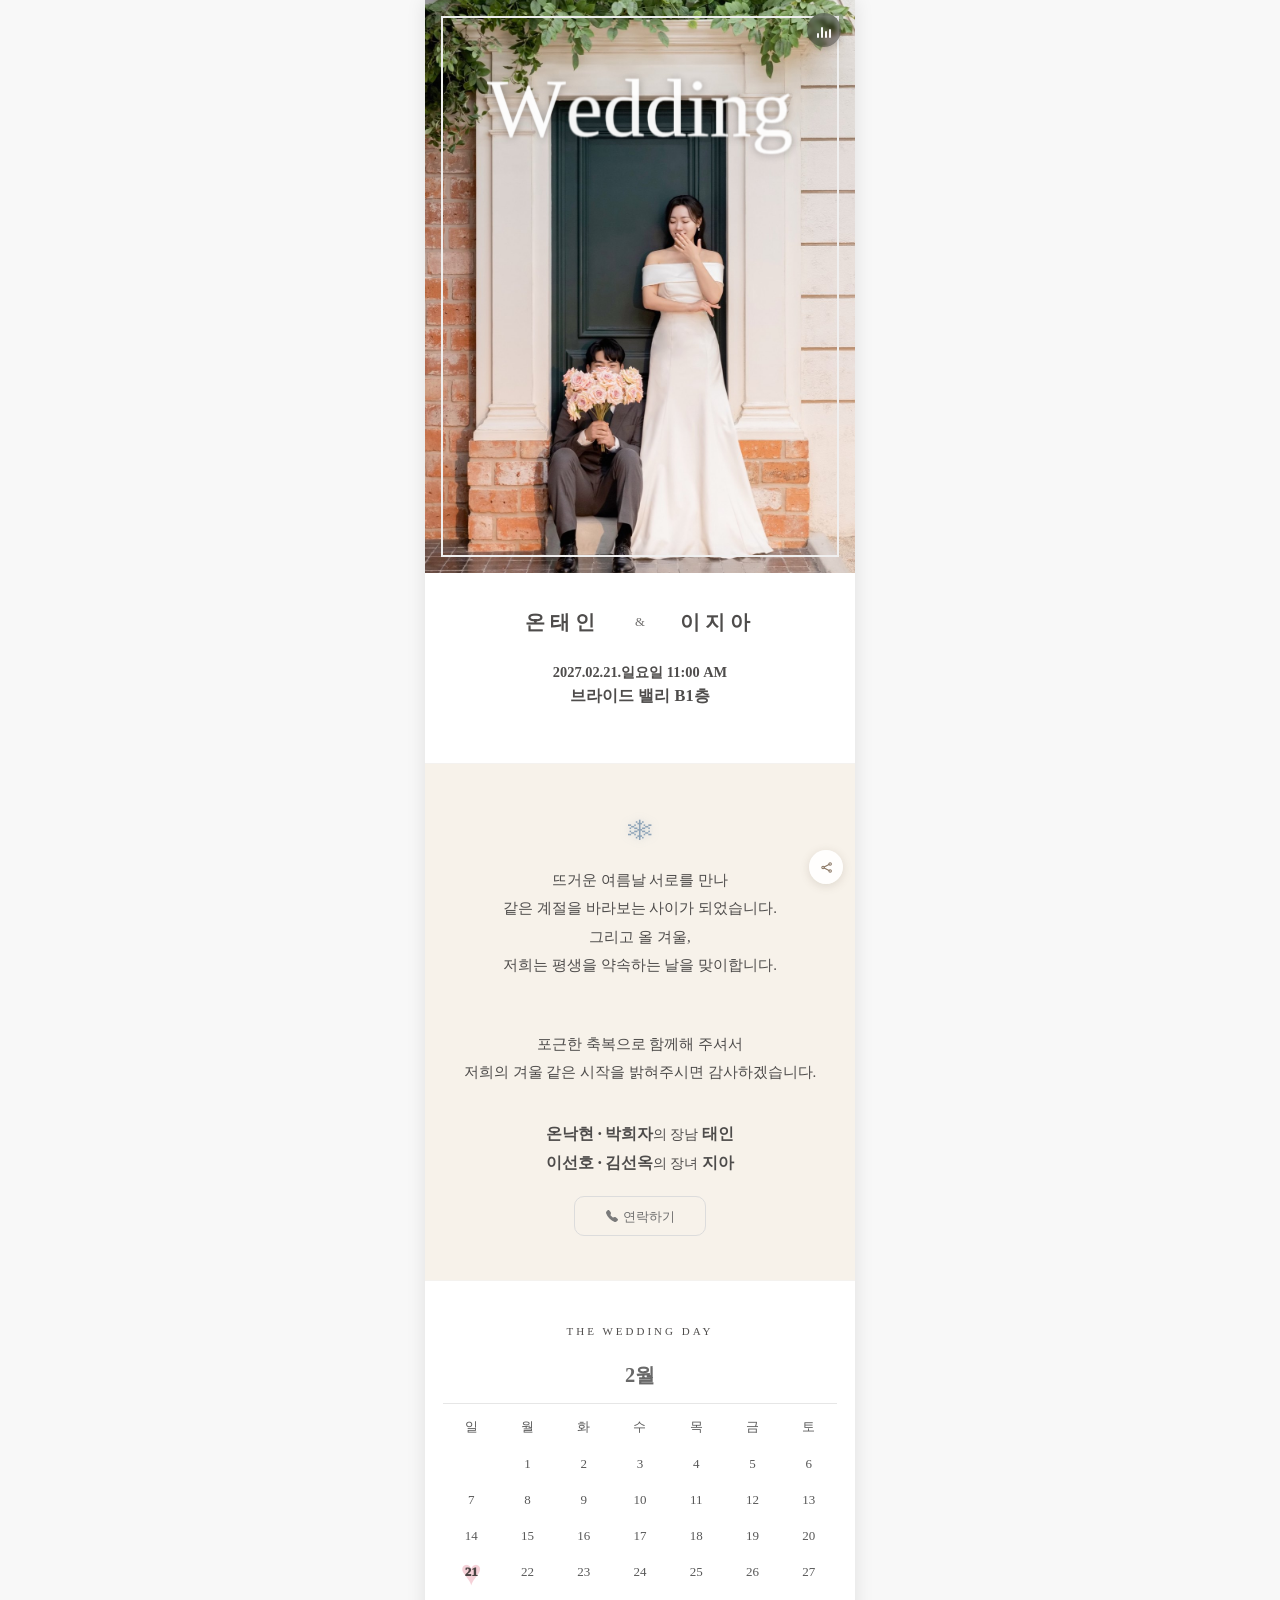
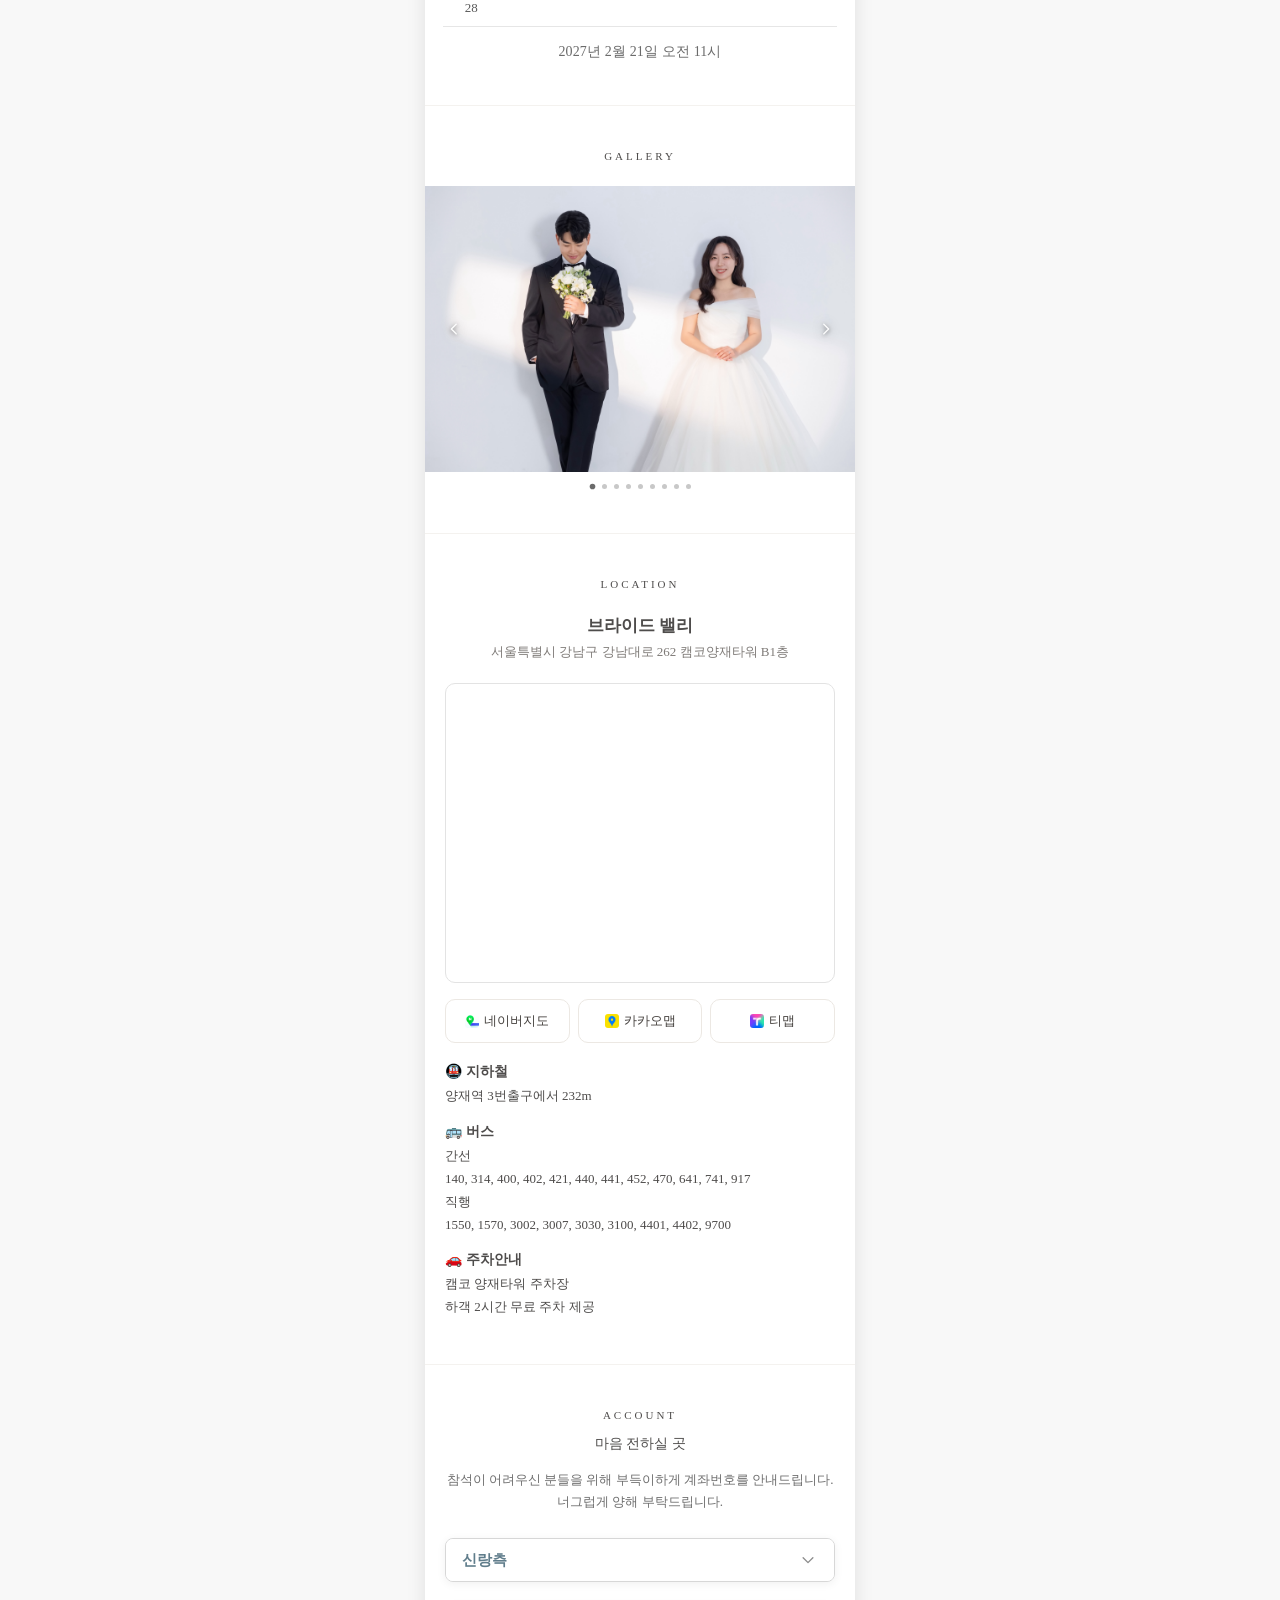
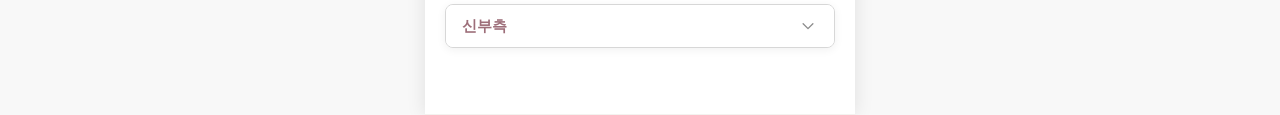
<file: index.html>
<!doctype html>
<html lang="ko">
  <head>
    <meta charset="UTF-8" />
    <meta name="viewport" content="width=device-width, initial-scale=1.0, maximum-scale=1.0" />
    <title>온태인 ♥ 이지아 결혼합니다.</title>
    <meta
      name="description"
      content="2027년 2월 21일 일요일 오전 11시 &#8232; 브라이드 밸리 B1층"
    />
    <meta property="og:type" content="website" />
    <meta property="og:title" content="온태인 ♥ 이지아 결혼합니다." />
    <meta
      property="og:description"
      content="2027년 2월 21일 일요일 오전 11시&#8232;브라이드 밸리 B1층"
    />
    <meta property="og:image" content="./images/main.jpg" />
    <meta property="og:image:alt" content="메인 사진" />
    <meta property="og:url" content="https://wedding-invitation.dlwldk1030.workers.dev/" />
    <meta name="kakao-js-key" content="650cad7d46c4cc5d21c26eaa5326273d" />
    <link rel="preload" as="image" href="./images/main.jpg" />
    <link rel="stylesheet" href="./styles.css" />
    <script src="https://developers.kakao.com/sdk/js/kakao.min.js"></script>
  </head>
  <body>
    <main class="page">
      <section class="card hero">
        <div class="hero-photo-wrap">
          <img
            class="hero-image"
            src="./images/main.jpg"
            alt="메인 사진"
            loading="eager"
            fetchpriority="high"
            decoding="async"
          />
          <div class="hero-frame" aria-hidden="true"></div>
          <div class="hero-title-overlay" aria-hidden="true">
            <svg class="hero-word" viewBox="0 0 900 220" preserveAspectRatio="xMidYMid meet">
              <text class="hero-calligraphy" x="50%" y="74%" text-anchor="middle">
                <tspan style="--d: 0.2s">W</tspan><tspan style="--d: 0.46s">e</tspan
                ><tspan style="--d: 0.72s">d</tspan><tspan style="--d: 0.98s">d</tspan
                ><tspan style="--d: 1.24s">i</tspan><tspan style="--d: 1.5s">n</tspan
                ><tspan style="--d: 1.76s">g</tspan>
              </text>
            </svg>
          </div>
          <div class="snow-layer" aria-hidden="true">
            <span class="flake"></span>
            <span class="flake"></span>
            <span class="flake"></span>
            <span class="flake"></span>
            <span class="flake"></span>
            <span class="flake"></span>
            <span class="flake"></span>
            <span class="flake"></span>
            <span class="flake"></span>
            <span class="flake"></span>
            <span class="flake"></span>
            <span class="flake"></span>
          </div>
          <div class="bgm-notice" data-bgm-notice>배경음악이 준비 되어있습니다.</div>
        </div>
        <div class="hero-meta">
          <div class="hero-names" data-reveal="0">
            <span class="name">온태인</span>
            <span class="amp">&amp;</span>
            <span class="name">이지아</span>
          </div>
          <div class="hero-date-info" data-reveal="130">
            <p>2027.02.21.일요일 11:00 AM</p>
            <p>브라이드 밸리 B1층</p>
          </div>
        </div>
      </section>

      <section class="card greeting" data-reveal="0">
        <div class="flower-mark">❄</div>
        <p>뜨거운 여름날 서로를 만나</p>
        <p>같은 계절을 바라보는 사이가 되었습니다.</p>
        <p>그리고 올 겨울,</p>
        <p>저희는 평생을 약속하는 날을 맞이합니다.</p>
        <p class="gap-large"></p>
        <p>포근한 축복으로 함께해 주셔서</p>
        <p>저희의 겨울 같은 시작을 밝혀주시면 감사하겠습니다.</p>

        <div class="family">
          <p>
            <strong><span class="family-name">온낙현</span> · <span class="family-name">박희자</span></strong
            >의 장남 <strong><span class="family-name">태인</span></strong>
          </p>
          <p>
            <strong><span class="family-name">이선호</span> · <span class="family-name">김선옥</span></strong
            >의 장녀 <strong><span class="family-name">지아</span></strong>
          </p>
        </div>
        <a class="contact-btn" href="#" aria-label="연락하기">
          <span class="contact-icon" aria-hidden="true">
            <svg viewBox="0 0 16 16">
              <path
                d="M1.885.511a1.745 1.745 0 0 1 2.61.163L6.29 2.98c.329.423.445.974.315 1.494l-.547 2.19a.678.678 0 0 0 .178.643l2.457 2.457a.678.678 0 0 0 .644.178l2.189-.547a1.745 1.745 0 0 1 1.494.315l2.306 1.794c.829.645.905 1.87.163 2.611l-1.034 1.034c-.74.74-1.846 1.065-2.877.702a18.634 18.634 0 0 1-7.01-4.42 18.634 18.634 0 0 1-4.42-7.009c-.362-1.03-.037-2.137.703-2.877L1.885.511z"
              />
            </svg>
          </span>
          <span>연락하기</span>
        </a>
      </section>

      <section class="card wedding-day" data-reveal="0">
        <p class="eyebrow">THE WEDDING DAY</p>
        <p class="month-label">2월</p>
        <table class="calendar" aria-label="2027년 2월 달력">
          <thead>
            <tr><th>일</th><th>월</th><th>화</th><th>수</th><th>목</th><th>금</th><th>토</th></tr>
          </thead>
          <tbody>
            <tr><td></td><td>1</td><td>2</td><td>3</td><td>4</td><td>5</td><td>6</td></tr>
            <tr><td>7</td><td>8</td><td>9</td><td>10</td><td>11</td><td>12</td><td>13</td></tr>
            <tr><td>14</td><td>15</td><td>16</td><td>17</td><td>18</td><td>19</td><td>20</td></tr>
            <tr><td class="selected"><strong>21</strong></td><td>22</td><td>23</td><td>24</td><td>25</td><td>26</td><td>27</td></tr>
            <tr><td>28</td><td></td><td></td><td></td><td></td><td></td><td></td></tr>
          </tbody>
        </table>
        <p class="calendar-caption">2027년 2월 21일 오전 11시</p>
      </section>

      <section class="card gallery">
        <div class="gallery-head" data-reveal="0">
          <p class="eyebrow">GALLERY</p>
        </div>
        <div class="gallery-slider" data-gallery-slider>
          <button class="gallery-arrow left" type="button" data-gallery-prev aria-label="이전 사진">
            <svg viewBox="0 0 24 24" aria-hidden="true">
              <path d="M15 5.5L8.5 12L15 18.5" />
            </svg>
          </button>
          <div class="gallery-viewport">
            <div class="gallery-track" data-gallery-track>
              <img class="gallery-slide-image" src="./images/sub1.jpg" alt="사진 1" loading="lazy" decoding="async" />
              <img class="gallery-slide-image" src="./images/sub2.jpg" alt="사진 2" loading="lazy" decoding="async" />
              <img class="gallery-slide-image" src="./images/sub3.jpg" alt="사진 3" loading="lazy" decoding="async" />
              <img class="gallery-slide-image" src="./images/sub4.jpg" alt="사진 4" loading="lazy" decoding="async" />
              <img class="gallery-slide-image" src="./images/sub5.jpg" alt="사진 5" loading="lazy" decoding="async" />
              <img class="gallery-slide-image" src="./images/sub6.jpg" alt="사진 6" loading="lazy" decoding="async" />
              <img class="gallery-slide-image" src="./images/sub7.jpg" alt="사진 7" loading="lazy" decoding="async" />
              <img class="gallery-slide-image" src="./images/sub8.jpg" alt="사진 8" loading="lazy" decoding="async" />
              <img class="gallery-slide-image" src="./images/sub9.jpg" alt="사진 9" loading="lazy" decoding="async" />
            </div>
          </div>
          <button class="gallery-arrow right" type="button" data-gallery-next aria-label="다음 사진">
            <svg viewBox="0 0 24 24" aria-hidden="true">
              <path d="M9 5.5L15.5 12L9 18.5" />
            </svg>
          </button>
        </div>
        <div class="gallery-dots" data-gallery-dots aria-label="갤러리 페이지네이션"></div>
      </section>

      <section class="card location" data-reveal="0">
        <p class="eyebrow">LOCATION</p>
        <h3>브라이드 밸리</h3>
        <p class="address">서울특별시 강남구 강남대로 262 캠코양재타워 B1층</p>
        <div class="map-embed" aria-label="예식장 지도">
          <div id="kakao-map" role="img" aria-label="카카오맵 예식장 위치"></div>
        </div>
        <div class="map-links">
          <a
            class="map-link"
            href="https://map.naver.com/v5/search/%EC%84%9C%EC%9A%B8%ED%8A%B9%EB%B3%84%EC%8B%9C%20%EA%B0%95%EB%82%A8%EA%B5%AC%20%EA%B0%95%EB%82%A8%EB%8C%80%EB%A1%9C%20262%20%EC%BA%A0%EC%BD%94%EC%96%91%EC%9E%AC%ED%83%80%EC%9B%8C%20B1%EC%B8%B5"
            target="_blank"
            rel="noreferrer"
            ><img class="map-link-icon" src="./icons/naver.jpg" alt="" aria-hidden="true" />네이버지도</a
          >
          <a
            class="map-link"
            id="kakao-map-link"
            href="https://map.kakao.com/link/search/%EC%84%9C%EC%9A%B8%ED%8A%B9%EB%B3%84%EC%8B%9C%20%EA%B0%95%EB%82%A8%EA%B5%AC%20%EA%B0%95%EB%82%A8%EB%8C%80%EB%A1%9C%20262%20%EC%BA%A0%EC%BD%94%EC%96%91%EC%9E%AC%ED%83%80%EC%9B%8C%20B1%EC%B8%B5"
            target="_blank"
            rel="noreferrer"
            ><img class="map-link-icon" src="./icons/kakao.png" alt="" aria-hidden="true" />카카오맵</a
          >
          <a
            class="map-link"
            href="https://apis.openapi.sk.com/tmap/app/map?appKey=D1LLS6oCI56O7jbVQJul63jgbJwzfmKX4DutBxRr&name=브라이드밸리&lon=127.0334&lat=37.48708"
            target="_blank"
            rel="noreferrer"
            ><img class="map-link-icon" src="./icons/tmap.png" alt="" aria-hidden="true" />티맵</a
          >
        </div>
        <div class="transport">
          <h4>🚇 지하철</h4>
          <p>양재역 3번출구에서 232m</p>

          <h4>🚌 버스</h4>
          <p>간선</p>
          <p>140, 314, 400, 402, 421, 440, 441, 452, 470, 641, 741, 917</p>
          <p>직행</p>
          <p>1550, 1570, 3002, 3007, 3030, 3100, 4401, 4402, 9700</p>

          <h4>🚗 주차안내</h4>
          <p>캠코 양재타워 주차장</p>
          <p>하객 2시간 무료 주차 제공</p>
        </div>
      </section>

      <section class="card account" data-reveal="0">
        <p class="eyebrow">ACCOUNT</p>
        <p class="subtitle">마음 전하실 곳</p>
        <p class="account-guide">
          참석이 어려우신 분들을 위해 부득이하게 계좌번호를 안내드립니다.
          <br/>
          너그럽게 양해 부탁드립니다.
        </p>

        <div class="account-group" data-accordion>
          <button class="account-group-header groom" type="button" data-accordion-toggle aria-expanded="false">
            <span>신랑측</span>
            <span class="chevron" aria-hidden="true">
              <svg viewBox="0 0 24 24">
                <path d="M9 5.5L15.5 12L9 18.5" />
              </svg>
            </span>
          </button>
          <div class="account-group-body" data-accordion-body>
            <article class="account-item">
              <div class="account-text">
                <h4>신랑</h4>
                <p>351-0392-5814-43</p>
                <p>농협은행 온태인</p>
              </div>
              <div class="account-actions">
                <button type="button" class="copy-btn" data-copy="3510392581443">복사</button>
                <a href="https://qr.kakaopay.com/Ej7oWI6rB" class="pay-btn" aria-label="신랑 카카오페이"><img src="./icons/kakaopay.svg" alt="카카오페이" /></a>
              </div>
            </article>
            <article class="account-item">
              <div class="account-text">
                <h4>신랑 아버지</h4>
                <p>525010-56-024409</p>
                <p>농협은행 온낙현</p>
              </div>
              <div class="account-actions copy-only">
                <button type="button" class="copy-btn" data-copy="52501056024409">복사</button>
              </div>
            </article>
            <article class="account-item">
              <div class="account-text">
                <h4>신랑 어머니</h4>
                <p>525013-52-001299</p>
                <p>농협은행 박희자</p>
              </div>
              <div class="account-actions copy-only">
                <button type="button" class="copy-btn" data-copy="52501352001299">복사</button>
              </div>
            </article>
          </div>
        </div>

        <div class="account-group" data-accordion>
          <button class="account-group-header bride" type="button" data-accordion-toggle aria-expanded="false">
            <span>신부측</span>
            <span class="chevron" aria-hidden="true">
              <svg viewBox="0 0 24 24">
                <path d="M9 5.5L15.5 12L9 18.5" />
              </svg>
            </span>
          </button>
          <div class="account-group-body" data-accordion-body>
            <article class="account-item">
              <div class="account-text">
                <h4>신부</h4>
                <p>100-161-790286</p>
                <p>케이뱅크 이지아</p>
              </div>
              <div class="account-actions">
                <button type="button" class="copy-btn" data-copy="100161790286">복사</button>
                <a href="https://qr.kakaopay.com/Ej7kLRYaU" class="pay-btn" aria-label="신부 카카오페이" target="_blank" rel="noreferrer"><img src="./icons/kakaopay.svg" alt="카카오페이" /></a>
              </div>
            </article>
            <article class="account-item">
              <div class="account-text">
                <h4>신부 아버지</h4>
                <p>100-116-760234</p>
                <p>케이뱅크 이선호</p>
              </div>
              <div class="account-actions">
                <button type="button" class="copy-btn" data-copy="100116760234">복사</button>
                <a href="https://qr.kakaopay.com/FcxdeF8MD" class="pay-btn" aria-label="신부 아버지 카카오페이" target="_blank" rel="noreferrer"><img src="./icons/kakaopay.svg" alt="카카오페이" /></a>
              </div>
            </article>
            <article class="account-item">
              <div class="account-text">
                <h4>신부 어머니</h4>
                <p>1000-4543-3382</p>
                <p>토스뱅크 김선옥</p>
              </div>
              <div class="account-actions">
                <button type="button" class="copy-btn" data-copy="100045433382">복사</button>
                <a href="https://qr.kakaopay.com/FK0xfeLEr" class="pay-btn" aria-label="신부 어머니 카카오페이" target="_blank" rel="noreferrer"><img src="./icons/kakaopay.svg" alt="카카오페이" /></a>
              </div>
            </article>
          </div>
        </div>
      </section>

    </main>

    <button class="share-float-btn" type="button" data-share-fab aria-label="공유하기">
      <svg viewBox="0 0 24 24" aria-hidden="true">
        <circle cx="6.5" cy="12" r="2" />
        <circle cx="17.8" cy="6.4" r="2" />
        <circle cx="17.8" cy="17.6" r="2" />
        <path d="M8.2 11.1L16 7.3" />
        <path d="M8.2 12.9L16 16.7" />
      </svg>
      <span class="sr-only">공유하기</span>
    </button>

    <audio data-bgm-player preload="auto" loop playsinline autoplay src="./background/bgm.mp3"></audio>
    <button class="bgm-float-btn" type="button" data-bgm-toggle aria-label="배경음악 재생">
      <span class="bgm-icon is-on" aria-hidden="true">
        <span class="eq-bars"><i></i><i></i><i></i><i></i></span>
      </span>
      <span class="bgm-icon is-off" aria-hidden="true">
        <svg class="bgm-mute-svg" viewBox="0 0 24 24">
          <path d="M4.5 10v4h3.2L12 17V7L7.7 10z" />
          <path d="M15.4 9.4L19 13" />
          <path d="M19 9.4L15.4 13" />
        </svg>
      </span>
    </button>

    <div class="contact-modal" data-contact-modal hidden>
      <div class="contact-modal-dialog" role="dialog" aria-modal="true" aria-label="혼주에게 연락하기">
        <button class="contact-modal-close" type="button" data-contact-close aria-label="연락처 모달 닫기">
          ×
        </button>

        <section class="contact-side-panel groom">
          <div class="contact-side-head">
            <h3>신랑측</h3>
          </div>
          <div class="contact-rows">
            <div class="contact-row">
              <span class="label">신랑</span>
              <span class="value">온태인</span>
              <div class="contact-row-actions">
                <a href="tel:01030802512" class="contact-icon-btn" aria-label="신랑에게 전화">
                  <svg viewBox="0 0 24 24"><path d="M22 16.92v3a2 2 0 0 1-2.18 2 19.78 19.78 0 0 1-8.63-3.07 19.5 19.5 0 0 1-6-6A19.78 19.78 0 0 1 2.12 4.18 2 2 0 0 1 4.11 2h3a2 2 0 0 1 2 1.72c.12.9.33 1.78.63 2.62a2 2 0 0 1-.45 2.11L8 9.91a16 16 0 0 0 6.09 6.09l1.46-1.29a2 2 0 0 1 2.11-.45c.84.3 1.72.51 2.62.63A2 2 0 0 1 22 16.92z"/></svg>
                </a>
                <a href="sms:01030802512" class="contact-icon-btn" aria-label="신랑에게 문자">
                  <svg viewBox="0 0 24 24"><path d="M21 15a2 2 0 0 1-2 2H7l-4 4V5a2 2 0 0 1 2-2h14a2 2 0 0 1 2 2z"/></svg>
                </a>
              </div>
            </div>
            <div class="contact-row">
              <span class="label">신랑 아버지</span>
              <span class="value">온낙현</span>
              <div class="contact-row-actions">
                <a href="tel:01036749234" class="contact-icon-btn" aria-label="신랑 아버지에게 전화">
                  <svg viewBox="0 0 24 24"><path d="M22 16.92v3a2 2 0 0 1-2.18 2 19.78 19.78 0 0 1-8.63-3.07 19.5 19.5 0 0 1-6-6A19.78 19.78 0 0 1 2.12 4.18 2 2 0 0 1 4.11 2h3a2 2 0 0 1 2 1.72c.12.9.33 1.78.63 2.62a2 2 0 0 1-.45 2.11L8 9.91a16 16 0 0 0 6.09 6.09l1.46-1.29a2 2 0 0 1 2.11-.45c.84.3 1.72.51 2.62.63A2 2 0 0 1 22 16.92z"/></svg>
                </a>
                <a href="sms:01036749234" class="contact-icon-btn" aria-label="신랑 아버지에게 문자">
                  <svg viewBox="0 0 24 24"><path d="M21 15a2 2 0 0 1-2 2H7l-4 4V5a2 2 0 0 1 2-2h14a2 2 0 0 1 2 2z"/></svg>
                </a>
              </div>
            </div>
            <div class="contact-row">
              <span class="label">신랑 어머니</span>
              <span class="value">박희자</span>
              <div class="contact-row-actions">
                <a href="tel:01033032512" class="contact-icon-btn" aria-label="신랑 어머니에게 전화">
                  <svg viewBox="0 0 24 24"><path d="M22 16.92v3a2 2 0 0 1-2.18 2 19.78 19.78 0 0 1-8.63-3.07 19.5 19.5 0 0 1-6-6A19.78 19.78 0 0 1 2.12 4.18 2 2 0 0 1 4.11 2h3a2 2 0 0 1 2 1.72c.12.9.33 1.78.63 2.62a2 2 0 0 1-.45 2.11L8 9.91a16 16 0 0 0 6.09 6.09l1.46-1.29a2 2 0 0 1 2.11-.45c.84.3 1.72.51 2.62.63A2 2 0 0 1 22 16.92z"/></svg>
                </a>
                <a href="sms:01033032512" class="contact-icon-btn" aria-label="신랑 어머니에게 문자">
                  <svg viewBox="0 0 24 24"><path d="M21 15a2 2 0 0 1-2 2H7l-4 4V5a2 2 0 0 1 2-2h14a2 2 0 0 1 2 2z"/></svg>
                </a>
              </div>
            </div>
          </div>
        </section>

        <section class="contact-side-panel bride">
          <div class="contact-side-head">
            <h3>신부측</h3>
          </div>
          <div class="contact-rows">
            <div class="contact-row">
              <span class="label">신부</span>
              <span class="value">이지아</span>
              <div class="contact-row-actions">
                <a href="tel:01051642733" class="contact-icon-btn" aria-label="신부에게 전화">
                  <svg viewBox="0 0 24 24"><path d="M22 16.92v3a2 2 0 0 1-2.18 2 19.78 19.78 0 0 1-8.63-3.07 19.5 19.5 0 0 1-6-6A19.78 19.78 0 0 1 2.12 4.18 2 2 0 0 1 4.11 2h3a2 2 0 0 1 2 1.72c.12.9.33 1.78.63 2.62a2 2 0 0 1-.45 2.11L8 9.91a16 16 0 0 0 6.09 6.09l1.46-1.29a2 2 0 0 1 2.11-.45c.84.3 1.72.51 2.62.63A2 2 0 0 1 22 16.92z"/></svg>
                </a>
                <a href="sms:01051642733" class="contact-icon-btn" aria-label="신부에게 문자">
                  <svg viewBox="0 0 24 24"><path d="M21 15a2 2 0 0 1-2 2H7l-4 4V5a2 2 0 0 1 2-2h14a2 2 0 0 1 2 2z"/></svg>
                </a>
              </div>
            </div>
            <div class="contact-row">
              <span class="label">신부 아버지</span>
              <span class="value">이선호</span>
              <div class="contact-row-actions">
                <a href="tel:01032362733" class="contact-icon-btn" aria-label="신부 아버지에게 전화">
                  <svg viewBox="0 0 24 24"><path d="M22 16.92v3a2 2 0 0 1-2.18 2 19.78 19.78 0 0 1-8.63-3.07 19.5 19.5 0 0 1-6-6A19.78 19.78 0 0 1 2.12 4.18 2 2 0 0 1 4.11 2h3a2 2 0 0 1 2 1.72c.12.9.33 1.78.63 2.62a2 2 0 0 1-.45 2.11L8 9.91a16 16 0 0 0 6.09 6.09l1.46-1.29a2 2 0 0 1 2.11-.45c.84.3 1.72.51 2.62.63A2 2 0 0 1 22 16.92z"/></svg>
                </a>
                <a href="sms:01032362733" class="contact-icon-btn" aria-label="신부 아버지에게 문자">
                  <svg viewBox="0 0 24 24"><path d="M21 15a2 2 0 0 1-2 2H7l-4 4V5a2 2 0 0 1 2-2h14a2 2 0 0 1 2 2z"/></svg>
                </a>
              </div>
            </div>
            <div class="contact-row">
              <span class="label">신부 어머니</span>
              <span class="value">김선옥</span>
              <div class="contact-row-actions">
                <a href="tel:01032023372" class="contact-icon-btn" aria-label="신부 어머니에게 전화">
                  <svg viewBox="0 0 24 24"><path d="M22 16.92v3a2 2 0 0 1-2.18 2 19.78 19.78 0 0 1-8.63-3.07 19.5 19.5 0 0 1-6-6A19.78 19.78 0 0 1 2.12 4.18 2 2 0 0 1 4.11 2h3a2 2 0 0 1 2 1.72c.12.9.33 1.78.63 2.62a2 2 0 0 1-.45 2.11L8 9.91a16 16 0 0 0 6.09 6.09l1.46-1.29a2 2 0 0 1 2.11-.45c.84.3 1.72.51 2.62.63A2 2 0 0 1 22 16.92z"/></svg>
                </a>
                <a href="sms:01032023372" class="contact-icon-btn" aria-label="신부 어머니에게 문자">
                  <svg viewBox="0 0 24 24"><path d="M21 15a2 2 0 0 1-2 2H7l-4 4V5a2 2 0 0 1 2-2h14a2 2 0 0 1 2 2z"/></svg>
                </a>
              </div>
            </div>
          </div>
        </section>
      </div>
    </div>

    <script>
      if ("scrollRestoration" in history) {
        history.scrollRestoration = "manual";
      }
      window.scrollTo(0, 0);
      window.addEventListener("load", function () {
        window.scrollTo(0, 0);
      });

      (function () {
        var bgmPlayer = document.querySelector("[data-bgm-player]");
        var bgmToggle = document.querySelector("[data-bgm-toggle]");
        var bgmNotice = document.querySelector("[data-bgm-notice]");
        var heroImage = document.querySelector(".hero-image");
        var venueAddress = "서울특별시 강남구 강남대로 262 캠코양재타워 B1층";
        var bgmReady = false;
        var unmuteAttempts = 0;
        var unmuteTimer = null;

        function setBgmState() {
          if (!bgmPlayer || !bgmToggle) {
            return;
          }
          var isPlaying = !bgmPlayer.paused && !bgmPlayer.muted;
          bgmToggle.classList.toggle("is-playing", isPlaying);
          bgmToggle.classList.toggle("is-muted", !isPlaying);
          bgmToggle.setAttribute("aria-label", isPlaying ? "배경음악 끄기" : "배경음악 켜기");
        }

        function hideBgmNotice() {
          if (!bgmNotice) {
            return;
          }
          bgmNotice.classList.add("is-hide");
        }

        function revealBgmNoticeWithHero() {
          if (!bgmNotice || bgmNotice.getAttribute("data-shown") === "true") {
            return;
          }
          bgmNotice.setAttribute("data-shown", "true");
          bgmNotice.classList.add("is-show");
          setTimeout(hideBgmNotice, 2400);
        }

        if (heroImage) {
          if (heroImage.complete) {
            revealBgmNoticeWithHero();
          } else {
            heroImage.addEventListener("load", revealBgmNoticeWithHero, { once: true });
            heroImage.addEventListener("error", revealBgmNoticeWithHero, { once: true });
          }
        } else {
          revealBgmNoticeWithHero();
        }

        function tryPlayBgm() {
          if (!bgmPlayer) {
            return;
          }
          bgmPlayer.volume = 0.52;
          bgmPlayer.muted = false;
          bgmPlayer
            .play()
            .then(setBgmState)
            .catch(function () {
              // Fallback for stricter autoplay policies: start muted first.
              bgmPlayer.muted = true;
              bgmPlayer
                .play()
                .then(function () {
                  bgmPlayer.muted = false;
                  setBgmState();
                })
                .catch(setBgmState);
            });
        }

        function startMutedThenUnmute() {
          if (!bgmPlayer) {
            return;
          }
          bgmPlayer.volume = 0.52;
          bgmPlayer.muted = true;
          bgmPlayer.play().then(function () {
            setBgmState();
            requestUnmuteLoop();
          }).catch(setBgmState);
        }

        function requestUnmuteLoop() {
          if (!bgmPlayer) {
            return;
          }
          if (!bgmPlayer.paused && !bgmPlayer.muted) {
            clearTimeout(unmuteTimer);
            return;
          }
          if (unmuteAttempts >= 16) {
            return;
          }
          unmuteAttempts += 1;
          clearTimeout(unmuteTimer);
          unmuteTimer = setTimeout(function () {
            tryPlayBgm();
            if (bgmPlayer.muted || bgmPlayer.paused) {
              requestUnmuteLoop();
            }
          }, 260);
        }

        function forceStartBgm() {
          if (!bgmPlayer) {
            return;
          }
          tryPlayBgm();
          startMutedThenUnmute();
          requestUnmuteLoop();
        }

        if (bgmPlayer && bgmToggle) {
          setBgmState();
          bgmPlayer.load();

          bgmToggle.addEventListener("click", function () {
            if (bgmPlayer.paused || bgmPlayer.muted) {
              bgmPlayer.muted = false;
              bgmPlayer.play().catch(function () {});
            } else {
              bgmPlayer.pause();
            }
            setBgmState();
          });

          bgmPlayer.addEventListener("play", setBgmState);
          bgmPlayer.addEventListener("pause", setBgmState);
          bgmPlayer.addEventListener("volumechange", setBgmState);
          bgmPlayer.addEventListener("playing", function () {
            if (!bgmReady) {
              bgmReady = true;
              setTimeout(hideBgmNotice, 1800);
            }
            clearTimeout(unmuteTimer);
            bgmPlayer.muted = false;
            setBgmState();
          });
          bgmPlayer.addEventListener("canplay", forceStartBgm);
          bgmPlayer.addEventListener("canplaythrough", forceStartBgm);
          bgmPlayer.addEventListener("loadeddata", forceStartBgm);
          bgmPlayer.addEventListener("loadedmetadata", forceStartBgm);
          bgmPlayer.addEventListener("error", function () {
            hideBgmNotice();
          });

          var unlockBgm = function () {
            if (bgmPlayer.paused || bgmPlayer.muted) {
              tryPlayBgm();
              requestUnmuteLoop();
            }
            document.removeEventListener("touchstart", unlockBgm);
            document.removeEventListener("click", unlockBgm);
            document.removeEventListener("pointerdown", unlockBgm);
            document.removeEventListener("scroll", unlockBgm);
          };

          document.addEventListener("touchstart", unlockBgm, { passive: true });
          document.addEventListener("click", unlockBgm);
          document.addEventListener("pointerdown", unlockBgm);
          document.addEventListener("scroll", unlockBgm, { passive: true, once: true });

          window.addEventListener("load", function () {
            setTimeout(forceStartBgm, 50);
          });
          window.addEventListener("pageshow", function () {
            setTimeout(forceStartBgm, 50);
          });
          document.addEventListener("visibilitychange", function () {
            if (document.visibilityState === "visible") {
              forceStartBgm();
            }
          });
          forceStartBgm();
        }

        var kakaoMapRoot = document.getElementById("kakao-map");
        function renderKakaoMap() {
          if (!kakaoMapRoot || !window.kakao || !window.kakao.maps) {
            return;
          }

          var defaultCoords = new window.kakao.maps.LatLng(37.48473, 127.03497);
          var map = new window.kakao.maps.Map(kakaoMapRoot, {
            center: defaultCoords,
            level: 4,
          });
          var marker = new window.kakao.maps.Marker({
            map: map,
            position: defaultCoords,
          });
          var geocoder = new window.kakao.maps.services.Geocoder();

          geocoder.addressSearch(venueAddress, function (result, status) {
            if (status !== window.kakao.maps.services.Status.OK || !result.length) {
              return;
            }
            var lat = Number(result[0].y);
            var lng = Number(result[0].x);
            var coords = new window.kakao.maps.LatLng(lat, lng);
            map.setCenter(coords);
            marker.setPosition(coords);
          });
        }

        function initKakaoMap() {
          if (!kakaoMapRoot) {
            return;
          }
          if (window.kakao && window.kakao.maps && window.kakao.maps.load) {
            window.kakao.maps.load(renderKakaoMap);
            return;
          }

          var mapKeyMeta = document.querySelector('meta[name="kakao-js-key"]');
          var mapKey = mapKeyMeta ? mapKeyMeta.getAttribute("content").trim() : "";
          if (!mapKey) {
            return;
          }

          var sdkScript = document.createElement("script");
          sdkScript.src =
            "//dapi.kakao.com/v2/maps/sdk.js?appkey=" +
            encodeURIComponent(mapKey) +
            "&autoload=false&libraries=services";
          sdkScript.onload = function () {
            if (window.kakao && window.kakao.maps && window.kakao.maps.load) {
              window.kakao.maps.load(renderKakaoMap);
            }
          };
          document.head.appendChild(sdkScript);
        }
        initKakaoMap();

        var snowLayer = document.querySelector(".snow-layer");
        if (snowLayer) {
          function getSnowLeft() {
            // Keep some flakes in the center, but make edge areas denser.
            var left = Math.random() * 100;
            var guard = 0;
            while (left > 40 && left < 60 && Math.random() < 0.82 && guard < 12) {
              left = Math.random() * 100;
              guard += 1;
            }
            return left;
          }

          snowLayer.innerHTML = "";
          for (var i = 0; i < 28; i += 1) {
            var flake = document.createElement("span");
            flake.className = "flake";
            flake.style.setProperty("--left", getSnowLeft().toFixed(2) + "%");
            flake.style.setProperty("--size", (2.3 + Math.random() * 2.4).toFixed(2) + "px");
            flake.style.setProperty("--duration", (7.8 + Math.random() * 8).toFixed(2) + "s");
            flake.style.setProperty("--delay", (-Math.random() * 16).toFixed(2) + "s");
            flake.style.setProperty("--alpha", (0.58 + Math.random() * 0.38).toFixed(2));
            flake.style.setProperty("--drift-start", (Math.random() * 14 - 7).toFixed(2) + "px");
            flake.style.setProperty("--drift-end", (Math.random() * 38 - 19).toFixed(2) + "px");
            snowLayer.appendChild(flake);
          }
        }

        var imageList = [
          "./images/sub1.jpg",
          "./images/sub2.jpg",
          "./images/sub3.jpg",
          "./images/sub4.jpg",
          "./images/sub5.jpg",
          "./images/sub6.jpg",
          "./images/sub7.jpg",
          "./images/sub8.jpg",
          "./images/sub9.jpg",
        ];

        var trackEl = document.querySelector("[data-gallery-track]");
        var viewportEl = document.querySelector(".gallery-viewport");
        var prevButton = document.querySelector("[data-gallery-prev]");
        var nextButton = document.querySelector("[data-gallery-next]");
        var dotsWrap = document.querySelector("[data-gallery-dots]");

        if (trackEl && prevButton && nextButton) {
          var transitionValue = "transform 0.52s cubic-bezier(0.22, 1, 0.36, 1)";
          var slideIndex = 1;
          var isAnimating = false;
          var dotButtons = [];

          function createSlide(src, indexLabel) {
            return (
              '<img class="gallery-slide-image" data-index="' +
              indexLabel +
              '" src="' +
              src +
              '" loading="lazy" decoding="async" alt="웨딩 갤러리 사진 ' +
              indexLabel +
              '" />'
            );
          }

          var realSlides = imageList
            .map(function (src, idx) {
              return createSlide(src, idx + 1);
            })
            .join("");

          var headClone = createSlide(imageList[imageList.length - 1], imageList.length);
          var tailClone = createSlide(imageList[0], 1);
          trackEl.innerHTML = headClone + realSlides + tailClone;

          if (dotsWrap) {
            dotsWrap.innerHTML = imageList
              .map(function (_, idx) {
                return (
                  '<button class="gallery-dot" type="button" aria-label="' +
                  (idx + 1) +
                  '번째 사진 보기"></button>'
                );
              })
              .join("");
            dotButtons = Array.prototype.slice.call(dotsWrap.querySelectorAll(".gallery-dot"));
          }

          function getRealIndex() {
            var len = imageList.length;
            return ((slideIndex - 1) % len + len) % len;
          }

          function updateDots() {
            if (!dotButtons.length) {
              return;
            }
            var activeIndex = getRealIndex();
            dotButtons.forEach(function (dot, idx) {
              dot.classList.toggle("is-active", idx === activeIndex);
            });
          }

          function setPosition(animate) {
            trackEl.style.transition = animate ? transitionValue : "none";
            trackEl.style.transform = "translateX(-" + slideIndex * 100 + "%)";
            updateDots();
          }

          function moveTo(nextIndex) {
            if (isAnimating) {
              return;
            }
            isAnimating = true;
            slideIndex = nextIndex;
            setPosition(true);
          }

          prevButton.addEventListener("click", function () {
            moveTo(slideIndex - 1);
          });

          nextButton.addEventListener("click", function () {
            moveTo(slideIndex + 1);
          });

          if (viewportEl) {
            var touchStartX = 0;
            var touchStartY = 0;
            var touchMoved = false;

            viewportEl.addEventListener(
              "touchstart",
              function (event) {
                if (!event.touches || !event.touches.length) {
                  return;
                }
                touchMoved = false;
                touchStartX = event.touches[0].clientX;
                touchStartY = event.touches[0].clientY;
              },
              { passive: true }
            );

            viewportEl.addEventListener(
              "touchmove",
              function (event) {
                if (!event.touches || !event.touches.length) {
                  return;
                }
                var dx = Math.abs(event.touches[0].clientX - touchStartX);
                var dy = Math.abs(event.touches[0].clientY - touchStartY);
                if (dx > 8 || dy > 8) {
                  touchMoved = true;
                }
              },
              { passive: true }
            );

            viewportEl.addEventListener("touchend", function (event) {
              if (!touchMoved || isAnimating || !event.changedTouches || !event.changedTouches.length) {
                return;
              }
              var deltaX = event.changedTouches[0].clientX - touchStartX;
              var deltaY = event.changedTouches[0].clientY - touchStartY;
              if (Math.abs(deltaX) < 36 || Math.abs(deltaX) <= Math.abs(deltaY)) {
                return;
              }
              if (deltaX < 0) {
                moveTo(slideIndex + 1);
              } else {
                moveTo(slideIndex - 1);
              }
            });
          }

          if (dotsWrap && dotButtons.length) {
            dotsWrap.addEventListener("click", function (event) {
              var target = event.target.closest(".gallery-dot");
              if (!target || isAnimating) {
                return;
              }
              var targetIndex = dotButtons.indexOf(target);
              if (targetIndex < 0) {
                return;
              }
              moveTo(targetIndex + 1);
            });
          }

          trackEl.addEventListener("transitionend", function () {
            if (slideIndex === 0) {
              slideIndex = imageList.length;
              setPosition(false);
            } else if (slideIndex === imageList.length + 1) {
              slideIndex = 1;
              setPosition(false);
            }

            trackEl.getBoundingClientRect();
            trackEl.style.transition = transitionValue;
            isAnimating = false;
          });

          setPosition(false);
          requestAnimationFrame(function () {
            trackEl.style.transition = transitionValue;
            updateDots();
          });

        }

        var revealElements = document.querySelectorAll("[data-reveal]");
        if (!revealElements.length) {
          return;
        }

        if (!("IntersectionObserver" in window)) {
          revealElements.forEach(function (el) {
            el.classList.add("is-visible");
          });
          return;
        }

        var observer = new IntersectionObserver(
          function (entries) {
            entries.forEach(function (entry) {
              if (entry.isIntersecting) {
                var delay = Number(entry.target.getAttribute("data-reveal") || 0);
                setTimeout(function () {
                  entry.target.classList.add("is-visible");
                }, delay);
                observer.unobserve(entry.target);
              }
            });
          },
          {
            threshold: 0.1,
            rootMargin: "0px 0px -2% 0px",
          }
        );

        revealElements.forEach(function (el) {
          observer.observe(el);
        });

        var accordionGroups = document.querySelectorAll("[data-accordion]");
        accordionGroups.forEach(function (group) {
          var toggle = group.querySelector("[data-accordion-toggle]");
          var body = group.querySelector("[data-accordion-body]");
          if (!toggle || !body) {
            return;
          }

          toggle.addEventListener("click", function () {
            var isOpen = group.classList.toggle("is-open");
            toggle.setAttribute("aria-expanded", isOpen ? "true" : "false");

            if (isOpen) {
              setTimeout(function () {
                var rect = group.getBoundingClientRect();
                var targetTop = Math.max(window.scrollY + rect.top - 92, 0);
                window.scrollTo({
                  top: targetTop,
                  behavior: "smooth",
                });
              }, 220);
            }
          });
        });

        var copyButtons = document.querySelectorAll(".copy-btn");
        copyButtons.forEach(function (button) {
          button.addEventListener("click", function () {
            var value = button.getAttribute("data-copy");
            if (!value) {
              return;
            }
            var sanitizedValue = value.replace(/-/g, "");

            if (navigator.clipboard && navigator.clipboard.writeText) {
              navigator.clipboard.writeText(sanitizedValue);
            }
            button.textContent = "복사됨";
            setTimeout(function () {
              button.textContent = "복사";
            }, 1200);
          });
        });

        var contactBtn = document.querySelector(".contact-btn");
        var contactModal = document.querySelector("[data-contact-modal]");
        var contactClose = document.querySelector("[data-contact-close]");

        function openContactModal() {
          if (!contactModal) {
            return;
          }
          contactModal.hidden = false;
          document.body.classList.add("contact-modal-open");
        }

        function closeContactModal() {
          if (!contactModal) {
            return;
          }
          contactModal.hidden = true;
          document.body.classList.remove("contact-modal-open");
        }

        if (contactBtn && contactModal && contactClose) {
          contactBtn.addEventListener("click", function (event) {
            event.preventDefault();
            openContactModal();
          });

          contactClose.addEventListener("click", closeContactModal);

          contactModal.addEventListener("click", function (event) {
            if (event.target === contactModal) {
              closeContactModal();
            }
          });

          document.addEventListener("keydown", function (event) {
            if (event.key === "Escape" && !contactModal.hidden) {
              closeContactModal();
            }
          });
        }

        var shareFab = document.querySelector("[data-share-fab]");
        var ogUrlMeta = document.querySelector('meta[property="og:url"]');
        if (ogUrlMeta) {
          ogUrlMeta.setAttribute("content", window.location.href);
        }
        if (shareFab) {
          shareFab.addEventListener("click", async function () {
            var shareUrl = "https://wedding-invitation.dlwldk1030.workers.dev";
            var shareTitle = "온태인 ♥ 이지아 결혼합니다.";
            var shareDescription =
              "2027년 2월 21일 일요일 오전 11시\n브라이드 밸리 B1층";
            var shareImageUrl = window.location.origin + "/images/main.jpg";
            var kakaoMapAnchor = document.getElementById("kakao-map-link");
            var kakaoMapViewUrl = kakaoMapAnchor
              ? kakaoMapAnchor.getAttribute("href")
              : "https://map.kakao.com/link/search/%EC%84%9C%EC%9A%B8%ED%8A%B9%EB%B3%84%EC%8B%9C%20%EA%B0%95%EB%82%A8%EA%B5%AC%20%EA%B0%95%EB%82%A8%EB%8C%80%EB%A1%9C%20262%20%EC%BA%A0%EC%BD%94%EC%96%91%EC%9E%AC%ED%83%80%EC%9B%8C%20B1%EC%B8%B5";
            var mapRedirectUrl =
              "https://wedding-invitation.dlwldk1030.workers.dev/map-redirect.html?target=" +
              encodeURIComponent(kakaoMapViewUrl);
            var kakaoStoryUrl = "https://story.kakao.com/share?url=" + encodeURIComponent(shareUrl);
            var kakaoJsKeyMeta = document.querySelector('meta[name="kakao-js-key"]');
            var kakaoJsKey = kakaoJsKeyMeta ? kakaoJsKeyMeta.getAttribute("content").trim() : "";

            if (window.Kakao && kakaoJsKey) {
              try {
                if (!window.Kakao.isInitialized()) {
                  window.Kakao.init(kakaoJsKey);
                }
                if (window.Kakao.isInitialized() && window.Kakao.Share && window.Kakao.Share.sendDefault) {
                  window.Kakao.Share.sendDefault({
                    objectType: "feed",
                    content: {
                      title: shareTitle,
                      description: shareDescription,
                      imageUrl: shareImageUrl,
                      link: {
                        mobileWebUrl: shareUrl,
                        webUrl: shareUrl,
                      },
                    },
                  });
                  return;
                }
              } catch (error) {}
            }

            if (navigator.share) {
              try {
                await navigator.share({
                  title: shareTitle,
                  text: shareDescription,
                  url: shareUrl,
                });
                return;
              } catch (error) {
                if (error && error.name === "AbortError") {
                  return;
                }
              }
            }

            try {
              window.open(kakaoStoryUrl, "_blank", "noopener,noreferrer");
              return;
            } catch (error) {}

            if (navigator.clipboard && navigator.clipboard.writeText) {
              navigator.clipboard.writeText(shareUrl).then(function () {
                var original = shareFab.querySelector("span");
                if (!original) {
                  return;
                }
                original.textContent = "링크 복사됨";
                setTimeout(function () {
                  original.textContent = "공유하기";
                }, 1300);
              });
            }
          });
        }
      })();
    </script>
  </body>
</html>
</file>
<file: styles.css>
@font-face {
  font-family: "GowunDodum";
  src: url("https://cdn2.maisondemarie.co.kr/wedding_card/assets/font/GowunDodum.woff2")
    format("woff2");
  font-weight: 400;
  font-style: normal;
  font-display: swap;
}

@font-face {
  font-family: "MidnightRider";
  src: url("https://cdn2.maisondemarie.co.kr/wedding_card/assets/font/midnightrider-regular-webfont.woff2")
    format("woff2");
  font-weight: 400;
  font-style: normal;
  font-display: swap;
}

@font-face {
  font-family: "FriendlistRegular";
  src: url("https://cdn2.maisondemarie.co.kr/wedding_card/assets/font/FriendlistRegular.otf")
    format("opentype");
  font-weight: 400;
  font-style: normal;
  font-display: swap;
}

:root {
  --bg: #f8f8f8;
  --card: #ffffff;
  --text: #4e4c4b;
  --muted: #9e9b98;
  --line: #ece8e3;
  --accent: #cdb8a0;
  --button: #8f7a63;
}

* {
  box-sizing: border-box;
}

body {
  margin: 0;
  background: var(--bg);
  color: var(--text);
  font-family: "GowunDodum", serif;
  padding: 0;
}

.page {
  width: 100%;
  max-width: 430px;
  margin: 0 auto;
  box-shadow: 0 0 18px rgba(0, 0, 0, 0.1);
  background: var(--bg);
}

.card {
  background: var(--card);
  text-align: center;
  padding: 44px 20px;
  border-bottom: 1px solid #f4f2ef;
}

[data-reveal] {
  opacity: 0;
  transform: translateY(22px);
  transition: opacity 0.92s ease, transform 0.92s cubic-bezier(0.22, 1, 0.36, 1);
}

[data-reveal].is-visible {
  opacity: 1;
  transform: translateY(0);
}

.eyebrow {
  letter-spacing: 3px;
  font-size: 11px;
  margin: 0 0 24px;
}

.subtitle {
  margin: -10px 0 24px;
  font-size: 14px;
}

.gallery {
  padding-left: 0;
  padding-right: 0;
}

.gallery-head {
  padding: 0 20px;
}

.hero {
  padding: 0 0 34px;
}

.hero-photo-wrap {
  position: relative;
  overflow: hidden;
  aspect-ratio: 3 / 4;
}

.hero-image {
  width: 100%;
  height: 100%;
  display: block;
  object-fit: cover;
  object-position: center 42%;
}

.hero-frame {
  position: absolute;
  width: calc(100% - 32px);
  height: calc(100% - 32px);
  top: 16px;
  left: 16px;
  border: 2px solid rgb(239, 239, 239);
  pointer-events: none;
  z-index: 1;
}

.hero-title-overlay {
  position: absolute;
  top: 8%;
  left: 50%;
  transform: translateX(-50%);
  width: 94%;
  display: flex;
  align-items: center;
  text-align: center;
  z-index: 3;
  pointer-events: none;
}

.hero-word {
  width: 100%;
  height: clamp(90px, 20vw, 132px);
  overflow: visible;
}

.hero-calligraphy {
  font-family: "FriendlistRegular", "MidnightRider", cursive;
  font-size: clamp(136px, 26vw, 186px);
  letter-spacing: 0;
  fill: transparent;
  stroke: rgba(255, 255, 255, 0.98);
  stroke-width: 1.35;
  stroke-linecap: round;
  stroke-linejoin: round;
  paint-order: stroke fill;
  filter: drop-shadow(0 2px 10px rgba(0, 0, 0, 0.3));
}

.hero-calligraphy tspan {
  fill: transparent;
  stroke: rgba(255, 255, 255, 0.98);
  stroke-dasharray: 420;
  stroke-dashoffset: 420;
  opacity: 0;
  animation: drawLetter 1.28s cubic-bezier(0.22, 1, 0.36, 1) forwards;
  animation-delay: var(--d);
  animation-fill-mode: forwards;
}

.snow-layer {
  position: absolute;
  inset: 0;
  pointer-events: none;
  z-index: 2;
}

.bgm-notice {
  position: absolute;
  top: 18px;
  left: 50%;
  transform: translateX(-50%);
  padding: 7px 12px;
  border-radius: 999px;
  background: rgba(36, 36, 36, 0.5);
  color: rgba(255, 255, 255, 0.96);
  font-size: 12px;
  letter-spacing: 0.01em;
  z-index: 5;
  opacity: 0;
  pointer-events: none;
  white-space: nowrap;
}

.bgm-notice.is-show {
  opacity: 1;
}

.bgm-notice.is-hide {
  animation: bgmNoticeFloatOut 0.72s cubic-bezier(0.22, 1, 0.36, 1) forwards;
}

@keyframes bgmNoticeFloatOut {
  0% {
    opacity: 1;
    transform: translate(-50%, 0);
  }

  36% {
    opacity: 1;
    transform: translate(-50%, 6px);
  }

  100% {
    opacity: 0;
    transform: translate(-50%, -11px);
  }
}

.bgm-float-btn {
  position: fixed;
  top: 13px;
  right: max(12px, calc((100vw - 430px) / 2 + 14px));
  width: 34px;
  height: 34px;
  border: 0;
  border-radius: 999px;
  background: rgba(22, 22, 22, 0.28);
  color: #fff;
  z-index: 200;
  display: inline-flex;
  align-items: center;
  justify-content: center;
  padding: 0;
  cursor: pointer;
  transition: background-color 0.22s ease, transform 0.22s ease, opacity 0.22s ease;
  backdrop-filter: blur(2.2px);
  box-shadow: 0 1px 7px rgba(0, 0, 0, 0.2);
}

.bgm-float-btn:hover {
  transform: translateY(-1px) scale(1.02);
}

.bgm-float-btn .bgm-icon {
  position: absolute;
  width: 16px;
  height: 16px;
  opacity: 0;
  transition: opacity 0.2s ease;
  display: inline-flex;
  align-items: center;
  justify-content: center;
}

.bgm-mute-svg {
  width: 100%;
  height: 100%;
  stroke: currentColor;
  fill: none;
  stroke-width: 1.8;
  stroke-linecap: round;
  stroke-linejoin: round;
}

.eq-bars {
  width: 100%;
  height: 100%;
  display: inline-flex;
  align-items: flex-end;
  justify-content: center;
  gap: 1.7px;
}

.eq-bars i {
  display: block;
  width: 2px;
  border-radius: 999px;
  background: currentColor;
  opacity: 0.96;
}

.eq-bars i:nth-child(1) {
  height: 5px;
}

.eq-bars i:nth-child(2) {
  height: 11px;
}

.eq-bars i:nth-child(3) {
  height: 7px;
}

.eq-bars i:nth-child(4) {
  height: 9px;
}

.bgm-float-btn.is-playing .bgm-icon.is-on {
  opacity: 1;
}

.bgm-float-btn.is-muted .bgm-icon.is-off {
  opacity: 1;
}

.bgm-float-btn.is-playing {
  background: rgba(22, 22, 22, 0.43);
}

.bgm-float-btn.is-muted {
  background: rgba(108, 108, 108, 0.24);
}

.share-float-btn {
  position: fixed;
  right: max(12px, calc((100vw - 430px) / 2 + 12px));
  bottom: 16px;
  width: 34px;
  height: 34px;
  border: 0;
  border-radius: 999px;
  background: rgba(255, 255, 255, 0.9);
  color: #8a7663;
  padding: 0;
  display: inline-flex;
  align-items: center;
  justify-content: center;
  z-index: 190;
  cursor: pointer;
  box-shadow: 0 2px 10px rgba(111, 94, 75, 0.18);
  backdrop-filter: blur(2.2px);
  transition: transform 0.2s ease, box-shadow 0.2s ease;
}

.share-float-btn:hover {
  transform: translateY(-1px);
  box-shadow: 0 4px 12px rgba(111, 94, 75, 0.24);
}

.share-float-btn svg {
  width: 15px;
  height: 15px;
  stroke: currentColor;
  fill: none;
}

.share-float-btn svg path {
  stroke-width: 1.75;
  stroke-linecap: round;
  stroke-linejoin: round;
}

.share-float-btn svg circle {
  stroke-width: 1.7;
  fill: none;
}

.sr-only {
  position: absolute;
  width: 1px;
  height: 1px;
  padding: 0;
  margin: -1px;
  overflow: hidden;
  clip: rect(0, 0, 0, 0);
  white-space: nowrap;
  border: 0;
}

.share-float-btn svg path {
  stroke-width: 1.75;
  stroke-linecap: round;
  stroke-linejoin: round;
}

.bgm-float-btn.is-playing .eq-bars i {
  animation: musicBar 0.88s ease-in-out infinite;
}

.bgm-float-btn.is-playing .eq-bars i:nth-child(2) {
  animation-delay: 0.1s;
}

.bgm-float-btn.is-playing .eq-bars i:nth-child(3) {
  animation-delay: 0.22s;
}

.bgm-float-btn.is-playing .eq-bars i:nth-child(4) {
  animation-delay: 0.34s;
}

@keyframes musicBar {
  0%,
  100% {
    transform: scaleY(0.45);
    opacity: 0.45;
  }

  50% {
    transform: scaleY(1.08);
    opacity: 1;
  }
}

@media (max-width: 430px) {
  .bgm-float-btn {
    right: 12px;
  }

  .share-float-btn {
    right: 12px;
  }
}

@media (prefers-reduced-motion: reduce) {
  .bgm-float-btn.is-playing .eq-bars i {
    animation: none;
    opacity: 1;
    transform: none;
  }
}

.flake {
  position: absolute;
  top: -18px;
  left: var(--left, 50%);
  width: var(--size, 6px);
  height: var(--size, 6px);
  color: rgba(255, 255, 255, 0.97);
  background:
    linear-gradient(currentColor, currentColor) center / 1px 100% no-repeat,
    linear-gradient(currentColor, currentColor) center / 100% 1px no-repeat;
  border-radius: 1px;
  box-shadow: 0 0 7px rgba(255, 255, 255, 0.72);
  opacity: var(--alpha, 0.9);
  filter: drop-shadow(0 0 3px rgba(255, 255, 255, 0.55));
  animation: fall var(--duration, 11s) linear var(--delay, 0s) infinite;
}

.flake::before,
.flake::after {
  content: "";
  position: absolute;
  inset: 0;
  background:
    linear-gradient(currentColor, currentColor) center / 1px 100% no-repeat,
    linear-gradient(currentColor, currentColor) center / 100% 1px no-repeat;
}

.flake::before {
  transform: rotate(45deg);
}

.flake::after {
  transform: rotate(-45deg);
}

/* Fallback positions when JS-driven random flakes are unavailable */
.snow-layer .flake:nth-child(1) {
  --left: 6%;
  --size: 5px;
  --duration: 8.6s;
  --delay: -2.1s;
  --alpha: 0.88;
}

.snow-layer .flake:nth-child(2) {
  --left: 13%;
  --size: 4px;
  --duration: 11.4s;
  --delay: -6.4s;
  --alpha: 0.75;
}

.snow-layer .flake:nth-child(3) {
  --left: 22%;
  --size: 6px;
  --duration: 9.5s;
  --delay: -4.2s;
  --alpha: 0.82;
}

.snow-layer .flake:nth-child(4) {
  --left: 34%;
  --size: 4px;
  --duration: 12.1s;
  --delay: -7.9s;
  --alpha: 0.68;
}

.snow-layer .flake:nth-child(5) {
  --left: 43%;
  --size: 3.2px;
  --duration: 13.2s;
  --delay: -3.6s;
  --alpha: 0.62;
}

.snow-layer .flake:nth-child(6) {
  --left: 58%;
  --size: 3.2px;
  --duration: 12.9s;
  --delay: -10.1s;
  --alpha: 0.62;
}

.snow-layer .flake:nth-child(7) {
  --left: 66%;
  --size: 4px;
  --duration: 11.6s;
  --delay: -5.2s;
  --alpha: 0.72;
}

.snow-layer .flake:nth-child(8) {
  --left: 74%;
  --size: 6px;
  --duration: 9.1s;
  --delay: -1.3s;
  --alpha: 0.86;
}

.snow-layer .flake:nth-child(9) {
  --left: 82%;
  --size: 4px;
  --duration: 10.8s;
  --delay: -8.7s;
  --alpha: 0.78;
}

.snow-layer .flake:nth-child(10) {
  --left: 89%;
  --size: 5px;
  --duration: 8.8s;
  --delay: -6.8s;
  --alpha: 0.86;
}

.snow-layer .flake:nth-child(11) {
  --left: 95%;
  --size: 3.8px;
  --duration: 12.4s;
  --delay: -9.4s;
  --alpha: 0.7;
}

.snow-layer .flake:nth-child(12) {
  --left: 3%;
  --size: 4px;
  --duration: 10.1s;
  --delay: -11.2s;
  --alpha: 0.76;
}

@keyframes fall {
  0% {
    top: -18px;
    transform: translate3d(var(--drift-start, 0px), 0, 0) scale(0.72);
    opacity: 0;
  }

  12% {
    opacity: var(--alpha, 0.9);
  }

  100% {
    top: 108%;
    transform: translate3d(var(--drift-end, -18px), 0, 0) scale(1.06);
    opacity: 0;
  }
}

@keyframes drawLetter {
  0% {
    stroke-dashoffset: 500;
    fill: transparent;
    opacity: 0;
  }

  8% {
    opacity: 1;
  }

  100% {
    stroke-dashoffset: 0;
    fill: rgba(255, 255, 255, 0.96);
    stroke: rgba(255, 255, 255, 0.58);
    opacity: 1;
  }
}

.hero-meta {
  padding-top: 12px;
}

.hero-names {
  display: flex;
  justify-content: center;
  align-items: center;
  padding: 1.5rem 0;
}

.hero-names .name {
  font-size: 1.26rem;
  font-weight: 700;
  letter-spacing: 5px;
}

.hero-names .amp {
  margin: 0 35px;
  font-size: 0.8rem;
  opacity: 0.8;
}

.hero-date-info {
  line-height: 1.5rem;
  padding-bottom: 1.3rem;
  font-weight: 700;
}

.hero-date-info p {
  margin: 0;
  font-size: 0.9rem;
}

.hero-date-info p:last-child {
  font-size: 1.02rem;
}

.greeting {
  background: #f7f2ea;
  line-height: 1.9;
  font-size: 15px;
}

.flower-mark {
  margin-bottom: 10px;
  color: #8da3b7;
  font-size: 25px;
  text-shadow: 0 0 8px rgba(141, 163, 183, 0.35);
}

.greeting p {
  margin: 0;
}

.greeting .gap {
  height: 12px;
}

.greeting .gap-large {
  height: 50px;
}

.family {
  margin-top: 32px;
  font-size: 14px;
  line-height: 1.9;
}

.family strong {
  font-weight: 1000;
}

.family-name {
  font-size: 1.12em;
  font-weight: 1000;
}

.contact-btn {
  margin: 18px auto 0;
  width: min(132px, 100%);
  height: 40px;
  border: 1px solid #dcdcdc;
  border-radius: 10px;
  background: transparent;
  display: flex;
  align-items: center;
  justify-content: center;
  gap: 5px;
  color: #6d6d6d;
  text-decoration: none;
  font-size: 13px;
  line-height: 1;
}

.contact-icon {
  width: 12px;
  height: 12px;
  display: inline-flex;
  align-items: center;
  justify-content: center;
}

.contact-icon svg {
  width: 100%;
  height: 100%;
  fill: #7a7a7a;
}

body.contact-modal-open {
  overflow: hidden;
}

.contact-modal {
  position: fixed;
  inset: 0;
  z-index: 9999;
  background: rgba(30, 38, 52, 0.38);
  display: flex;
  align-items: center;
  justify-content: center;
  padding: 14px;
}

.contact-modal[hidden] {
  display: none;
}

.contact-modal-dialog {
  width: min(440px, 100%);
  max-height: 88vh;
  overflow-y: auto;
  background: #fff;
  border-radius: 10px;
  padding: 14px 14px 12px;
  box-shadow: 0 8px 24px rgba(0, 0, 0, 0.14);
  position: relative;
}

.contact-modal-close {
  position: absolute;
  top: 6px;
  right: 8px;
  border: 0;
  background: transparent;
  color: #95a0b4;
  font-size: 26px;
  line-height: 1;
  cursor: pointer;
}

.contact-side-panel + .contact-side-panel {
  margin-top: 22px;
}

.contact-side-head {
  display: flex;
  align-items: baseline;
  gap: 8px;
  color: #3f4f66;
  padding-bottom: 8px;
  border-bottom: 2px dotted #d4d9e3;
}

.contact-side-head h3 {
  margin: 0;
  font-size: 17px;
  font-weight: 700;
}

.contact-side-head span {
  font-size: 11px;
  letter-spacing: 0.25em;
  color: #8f9ab0;
  font-family: "Arial", sans-serif;
}

.contact-side-panel.groom .contact-side-head h3 {
  color: #607d8b;
}

.contact-side-panel.bride .contact-side-head h3 {
  color: #9d6e79;
}

.contact-rows {
  margin-top: 6px;
  border: 0;
  border-radius: 0;
  overflow: visible;
  background: transparent;
}

.contact-row {
  display: grid;
  grid-template-columns: 1fr 1fr auto;
  align-items: center;
  min-height: 66px;
  border-bottom: 1px solid #e8ebf1;
}

.contact-row:last-child {
  border-bottom: 0;
}

.contact-row .label {
  color: #2f3e55;
  font-size: 15px;
  padding-left: 10px;
}

.contact-side-panel.groom .contact-row .label {
  color: #607d8b;
}

.contact-side-panel.bride .contact-row .label {
  color: #9d6e79;
}

.contact-row .value {
  color: #3f4f66;
  font-size: 15px;
}

.contact-row-actions {
  display: flex;
  align-items: center;
  gap: 8px;
  padding-right: 6px;
}

.contact-icon-btn {
  width: 32px;
  height: 32px;
  border: 0;
  background: transparent;
  color: #98a3b8;
  padding: 0;
  cursor: pointer;
  display: inline-flex;
  align-items: center;
  justify-content: center;
}

.contact-icon-btn svg {
  width: 24px;
  height: 24px;
  stroke: currentColor;
  fill: none;
  stroke-width: 1.7;
  stroke-linecap: round;
  stroke-linejoin: round;
}

.wedding-day {
  padding-left: 18px;
  padding-right: 18px;
}

.date-title {
  margin: 0;
  font-size: 15px;
}

.month-label {
  margin: 18px 0 14px;
  font-size: 1.28rem;
  font-weight: 700;
  color: #696969;
}

.calendar {
  width: 100%;
  border-collapse: collapse;
  margin-top: 0;
  font-size: 13px;
  border-top: 1px solid rgba(88, 88, 88, 0.15);
  border-bottom: 1px solid rgba(88, 88, 88, 0.15);
  table-layout: fixed;
}

.calendar th {
  font-weight: 500;
  padding: 14px 0 10px;
  color: #595959;
}

.calendar td {
  width: calc(100% / 7);
  height: 36px;
  padding: 2px 0;
  text-align: center;
  color: #595959;
  font-size: 13px;
}

.calendar .selected {
  position: relative;
  color: #4a4442;
  font-weight: 400;
  z-index: 0;
}

.calendar .selected strong {
  font-family: inherit;
  font-weight: 1000;
  position: relative;
  z-index: 1;
}

.calendar .selected::before {
  content: "\2665";
  position: absolute;
  left: 50%;
  top: 50%;
  transform: translate(-50%, -47%);
  font-size: 36px;
  line-height: 1;
  color: rgba(236, 164, 177, 0.5);
  z-index: -1;
}

.calendar-caption {
  margin: 16px 0 0;
  font-size: 14px;
  color: #6b6b6b;
  letter-spacing: 0.01em;
}

.gallery-slider {
  position: relative;
  border-radius: 0;
  overflow: hidden;
}

.gallery-viewport {
  overflow: hidden;
}

.gallery-track {
  display: flex;
  align-items: flex-start;
  width: 100%;
  transform: translateX(0);
  transition: transform 0.52s cubic-bezier(0.22, 1, 0.36, 1);
}

.gallery-slide-image {
  display: block;
  width: 100%;
  min-width: 100%;
  max-width: 100%;
  height: auto;
  flex: 0 0 100%;
  object-fit: contain;
  align-self: flex-start;
}

.gallery-arrow {
  position: absolute;
  top: 50%;
  transform: translateY(-50%);
  width: 38px;
  height: 38px;
  border: 0;
  border-radius: 0;
  background: transparent;
  color: rgba(255, 255, 255, 0.96);
  line-height: 1;
  cursor: pointer;
  display: flex;
  justify-content: center;
  align-items: center;
  transition: color 0.24s ease, transform 0.24s ease, opacity 0.24s ease;
  z-index: 4;
}

.gallery-arrow.left {
  left: 10px;
}

.gallery-arrow.right {
  right: 10px;
}

.gallery-arrow svg {
  width: 18px;
  height: 18px;
  stroke: currentColor;
  fill: none;
  stroke-width: 1.8;
  stroke-linecap: round;
  stroke-linejoin: round;
  filter: drop-shadow(0 1px 2px rgba(0, 0, 0, 0.55))
    drop-shadow(0 0 6px rgba(0, 0, 0, 0.35));
}

.gallery-arrow:hover {
  color: #fff;
  transform: translateY(-50%) scale(1.03);
}

.gallery-dots {
  display: flex;
  justify-content: center;
  align-items: center;
  gap: 7px;
  margin-top: 12px;
}

.gallery-dot {
  width: 5px;
  height: 5px;
  border: 0;
  border-radius: 999px;
  background: #c8c8c8;
  padding: 0;
  cursor: pointer;
  transition: background-color 0.22s ease, transform 0.22s ease;
}

.gallery-dot.is-active {
  background: #6b6b6b;
  transform: scale(1.12);
}

.notice .panel {
  border: 1px solid var(--line);
  border-radius: 10px;
  padding: 18px 16px;
  text-align: left;
  line-height: 1.65;
  font-size: 14px;
}

.notice h3 {
  margin: 0 0 12px;
  font-size: 15px;
}

.notice p {
  margin: 6px 0;
}

.location h3 {
  margin: 12px 0 6px;
  font-size: 17px;
}

.location .address {
  margin: 0 0 22px;
  color: #7f7b78;
  font-size: 13px;
}

.map-embed {
  width: 100%;
  height: 300px;
  border-radius: 10px;
  overflow: hidden;
  border: 1px solid #e3e3e3;
  margin-bottom: 14px;
}

.map-embed iframe,
#kakao-map {
  width: 100%;
  height: 100%;
  border: 0;
}

.map-placeholder {
  width: 100%;
  height: 240px;
  border: 1px solid var(--line);
  border-radius: 10px;
  display: grid;
  place-items: center;
  color: #b5b1ac;
  background: linear-gradient(150deg, #f9f8f6, #f3f0eb);
}

.map-links {
  display: flex;
  gap: 8px;
  margin-top: 16px;
}

.map-link {
  flex: 1;
  border: 1px solid var(--line);
  border-radius: 10px;
  padding: 12px 8px;
  text-decoration: none;
  color: #45413e;
  font-size: 13px;
  background: #fff;
  display: inline-flex;
  align-items: center;
  justify-content: center;
  gap: 5px;
}

.map-link-icon {
  width: 14px;
  height: 14px;
  object-fit: contain;
  flex-shrink: 0;
  border-radius: 3px;
}

.transport {
  text-align: left;
  margin-top: 20px;
}

.transport h4 {
  margin: 16px 0 5px;
  font-size: 14px;
}

.transport p {
  margin: 3px 0;
  font-size: 13px;
  line-height: 1.55;
}

.account {
  padding-left: 0;
  padding-right: 0;
}

.account .eyebrow,
.account .subtitle,
.account-guide {
  padding-left: 20px;
  padding-right: 20px;
}

.account-guide {
  margin: -8px 0 26px;
  font-size: 13px;
  color: #6e6e6e;
  line-height: 1.65;
}

.account-group {
  margin: 0 20px 22px;
  border: 1px solid #d7d7d7;
  border-radius: 8px;
  overflow: hidden;
  background: #fff;
  box-shadow: 0 2px 10px rgba(0, 0, 0, 0.06);
}

.account-group-header {
  width: 100%;
  border: 0;
  background: #fff;
  padding: 11px 16px;
  display: flex;
  justify-content: space-between;
  align-items: center;
  font-size: 15px;
  font-family: "GowunDodum", serif;
  font-weight: 700;
  cursor: pointer;
}

.account-group-header.groom {
  color: #607d8b;
}

.account-group-header.bride {
  color: #9d6e79;
}

.account-group-header .chevron {
  width: 20px;
  height: 20px;
  display: inline-flex;
  align-items: center;
  justify-content: center;
  transform: rotate(90deg);
  transition: transform 0.24s ease;
  color: #8d8d8d;
  margin-left: 8px;
}

.account-group-header .chevron svg {
  width: 18px;
  height: 18px;
  stroke: currentColor;
  fill: none;
  stroke-width: 1.8;
  stroke-linecap: round;
  stroke-linejoin: round;
}

.account-group.is-open .account-group-header .chevron {
  transform: rotate(-90deg);
}

.account-group-body {
  max-height: 0;
  overflow: hidden;
  transition: max-height 0.35s ease;
}

.account-group.is-open .account-group-body {
  max-height: 1000px;
}

.account-item {
  display: flex;
  justify-content: space-between;
  gap: 16px;
  padding: 16px;
  border-top: 1px solid #dfdfdf;
  text-align: left;
}

.account-item:first-child {
  border-top: 1px solid #dfdfdf;
}

.account-text h4 {
  margin: 0 0 12px;
  font-size: 14px;
  color: #718b98;
}

.account-group:nth-of-type(2) .account-text h4 {
  color: #a57584;
}

.account-text p {
  margin: 2px 0;
  font-size: 14px;
  color: #383838;
  line-height: 1.5;
}

.account-actions {
  display: flex;
  flex-direction: column;
  gap: 8px;
  align-items: flex-end;
}

.account-actions.copy-only {
  justify-content: center;
  align-items: center;
}

.copy-btn,
.pay-btn {
  min-width: 82px;
  height: 32px;
  border-radius: 6px;
  border: 1px solid #d2d2d2;
  background: #fff;
  font-size: 13px;
  color: #3f3f3f;
  cursor: pointer;
  text-decoration: none;
  display: inline-flex;
  align-items: center;
  justify-content: center;
}

.pay-btn {
  border: 0;
  background: #fee500;
  padding: 0 8px;
}

.pay-btn img {
  width: 54px;
  height: 18px;
  display: block;
}

.guestbook article {
  border: 1px solid var(--line);
  border-radius: 10px;
  margin-top: 12px;
  padding: 14px 14px 12px;
  text-align: left;
}

.guestbook h4 {
  margin: 0;
  padding-bottom: 10px;
  border-bottom: 1px solid #dedad5;
  font-size: 13px;
}

.guestbook p {
  margin: 11px 0 0;
  line-height: 1.55;
  font-size: 14px;
  white-space: pre-line;
}

.guestbook time {
  display: block;
  text-align: right;
  margin-top: 10px;
  color: #777;
  font-size: 11px;
}

.outro {
  padding: 0;
  border-bottom: 0;
  background-image: url("./images/main.jpg");
  background-size: cover;
  background-position: center;
}

.outro .overlay {
  padding: 66px 24px;
  background: rgba(0, 0, 0, 0.35);
  color: #fff;
}

.outro p {
  margin: 5px 0;
  font-size: 13px;
}

.outro .quote {
  margin-top: 16px;
  font-style: italic;
  opacity: 0.9;
}

@media (max-width: 360px) {
  .hero-names .name {
    font-size: 1.05rem;
    letter-spacing: 3px;
  }

  .month-label {
    margin-top: 14px;
  }
}
</file>
